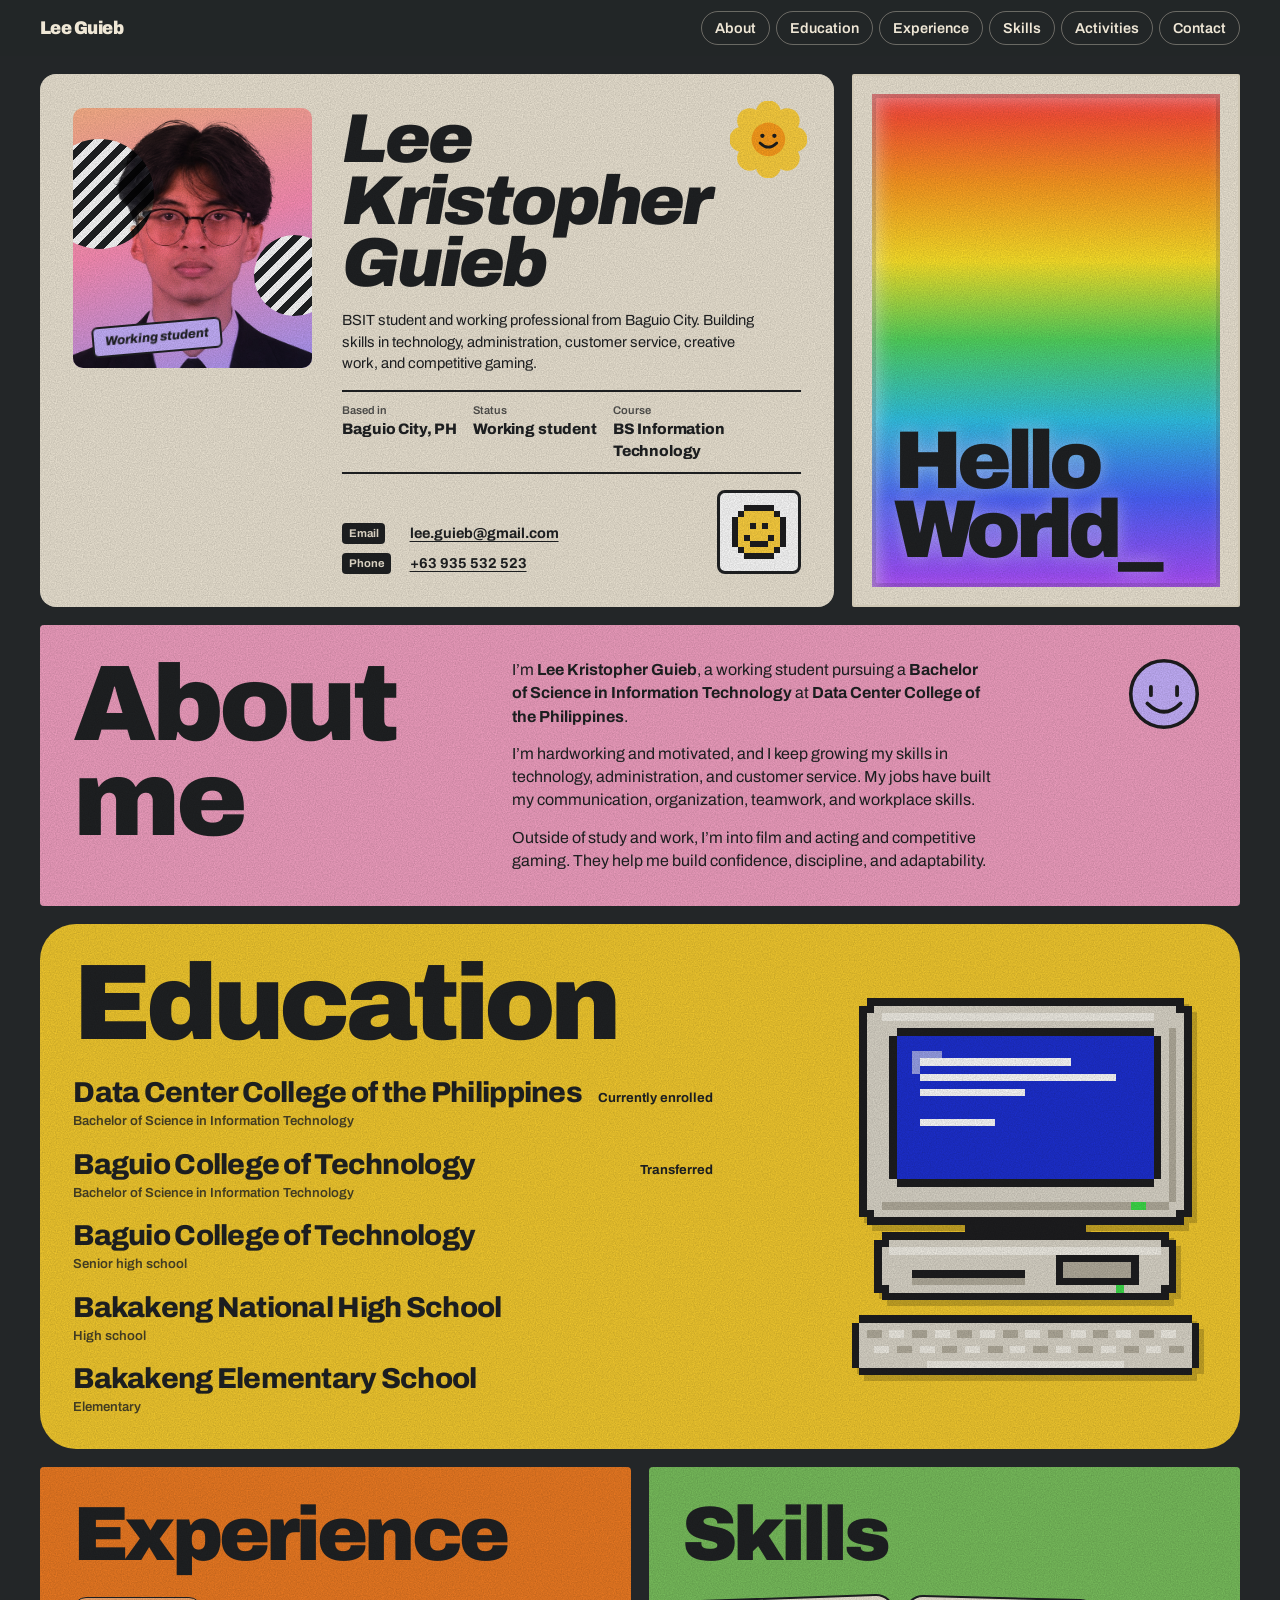
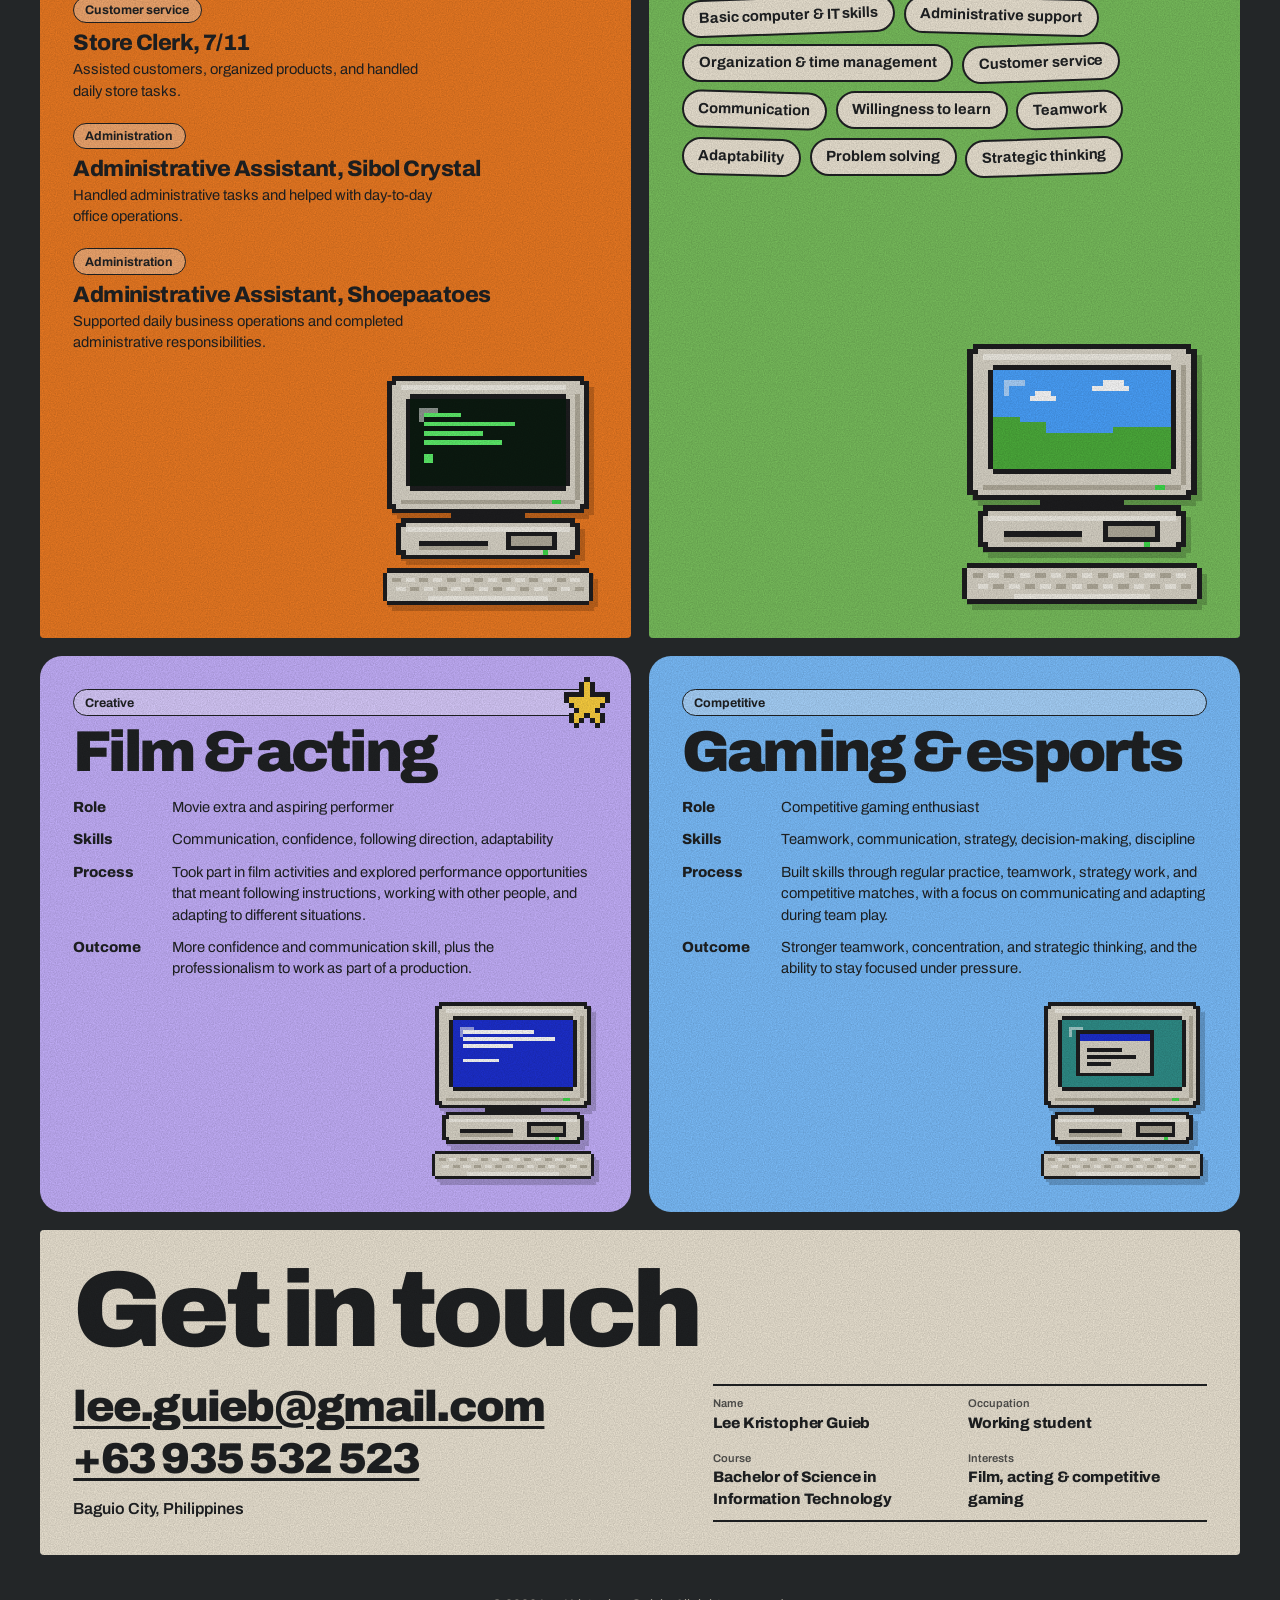
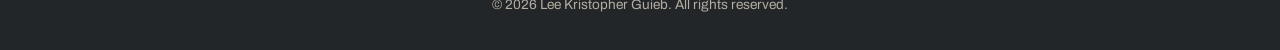
<file: index.html>
<!DOCTYPE html>
<html lang="en">
<head>
  <meta charset="UTF-8">
  <meta name="viewport" content="width=device-width, initial-scale=1.0">
  <meta name="author" content="Lee Kristopher Guieb">
  <meta name="description" content="Portfolio of Lee Kristopher Guieb, a BSIT student and working professional from Baguio City, Philippines.">
  <meta name="theme-color" content="#232628">
  <title>Lee Kristopher Guieb | Portfolio</title>
  <!-- Social preview (Open Graph + Twitter card) -->
  <meta property="og:type" content="website">
  <meta property="og:site_name" content="Lee Kristopher Guieb">
  <meta property="og:url" content="https://guieb-leef50100.netlify.app/">
  <meta property="og:title" content="Lee Kristopher Guieb | Portfolio">
  <meta property="og:description" content="BSIT student and working professional from Baguio City, Philippines.">
  <meta property="og:image" content="https://guieb-leef50100.netlify.app/assets/lee.jpg">
  <meta property="og:image:type" content="image/jpeg">
  <meta property="og:image:width" content="760">
  <meta property="og:image:height" content="831">
  <meta property="og:image:alt" content="Portrait of Lee Kristopher Guieb in a black suit and glasses">
  <meta name="twitter:card" content="summary">
  <meta name="twitter:title" content="Lee Kristopher Guieb | Portfolio">
  <meta name="twitter:description" content="BSIT student and working professional from Baguio City, Philippines.">
  <meta name="twitter:image" content="https://guieb-leef50100.netlify.app/assets/lee.jpg">
  <meta name="twitter:image:alt" content="Portrait of Lee Kristopher Guieb in a black suit and glasses">
  <link rel="icon" href="data:image/svg+xml,%3Csvg xmlns='http://www.w3.org/2000/svg' viewBox='0 0 64 64'%3E%3Ccircle cx='32' cy='32' r='30' fill='%23ffd23f' stroke='%231d1d1f' stroke-width='4'/%3E%3Cpath d='M22 24v8M42 24v8M18 40q14 14 28 0' stroke='%231d1d1f' stroke-width='4' fill='none' stroke-linecap='round'/%3E%3C/svg%3E">
  <link rel="preconnect" href="https://fonts.googleapis.com">
  <link rel="preconnect" href="https://fonts.gstatic.com" crossorigin>
  <link href="https://fonts.googleapis.com/css2?family=Archivo:ital,wdth,wght@0,75..125,400..900;1,75..125,400..900&display=swap" rel="stylesheet">
  <link rel="stylesheet" href="style.css">
</head>
<body>
  <svg width="0" height="0" style="position:absolute" aria-hidden="true"><defs><symbol id="pc-blue" viewBox="0 0 48 50"><rect x="3" y="0" width="42" height="30" fill="#1d1d1f"/><rect x="2" y="1" width="44" height="28" fill="#1d1d1f"/><rect x="4" y="1" width="40" height="28" fill="#dcd7ca"/><rect x="3" y="2" width="42" height="26" fill="#dcd7ca"/><rect x="5" y="2" width="36" height="1" fill="#f3f0e7"/><rect x="43" y="4" width="1" height="23" fill="#b3ad9d"/><rect x="5" y="27" width="38" height="1" fill="#b3ad9d"/><rect x="7" y="4" width="34" height="21" fill="#1d1d1f"/><rect x="6" y="5" width="36" height="19" fill="#1d1d1f"/><rect x="7" y="5" width="34" height="19" fill="#1c2fd1"/><rect x="10" y="8" width="20" height="1" fill="#fff"/><rect x="10" y="10" width="26" height="1" fill="#fff"/><rect x="10" y="12" width="14" height="1" fill="#fff"/><rect x="10" y="16" width="10" height="1" fill="#fff"/><rect x="9" y="7" width="4" height="1" fill="#fff" fill-opacity="0.55"/><rect x="9" y="8" width="1" height="2" fill="#fff" fill-opacity="0.55"/><rect x="38" y="27" width="2" height="1" fill="#3ddc4a"/><rect x="8" y="27" width="7" height="1" fill="#b3ad9d"/><rect x="16" y="30" width="16" height="1" fill="#1d1d1f"/><rect x="5" y="31" width="38" height="9" fill="#1d1d1f"/><rect x="4" y="32" width="40" height="7" fill="#1d1d1f"/><rect x="6" y="32" width="36" height="7" fill="#dcd7ca"/><rect x="5" y="33" width="38" height="5" fill="#dcd7ca"/><rect x="6" y="33" width="36" height="1" fill="#f3f0e7"/><rect x="9" y="36" width="15" height="1" fill="#1d1d1f"/><rect x="9" y="37" width="15" height="1" fill="#b3ad9d"/><rect x="28" y="34" width="11" height="4" fill="#1d1d1f"/><rect x="29" y="35" width="9" height="2" fill="#b3ad9d"/><rect x="36" y="38" width="1" height="1" fill="#3ddc4a"/><rect x="2" y="42" width="44" height="8" fill="#1d1d1f"/><rect x="1" y="43" width="46" height="6" fill="#1d1d1f"/><rect x="2" y="43" width="44" height="6" fill="#dcd7ca"/><rect x="3" y="44" width="2" height="1" fill="#b3ad9d"/><rect x="6" y="44" width="2" height="1" fill="#f3f0e7"/><rect x="9" y="44" width="2" height="1" fill="#b3ad9d"/><rect x="12" y="44" width="2" height="1" fill="#f3f0e7"/><rect x="15" y="44" width="2" height="1" fill="#b3ad9d"/><rect x="18" y="44" width="2" height="1" fill="#f3f0e7"/><rect x="21" y="44" width="2" height="1" fill="#b3ad9d"/><rect x="24" y="44" width="2" height="1" fill="#f3f0e7"/><rect x="27" y="44" width="2" height="1" fill="#b3ad9d"/><rect x="30" y="44" width="2" height="1" fill="#f3f0e7"/><rect x="33" y="44" width="2" height="1" fill="#b3ad9d"/><rect x="36" y="44" width="2" height="1" fill="#f3f0e7"/><rect x="39" y="44" width="2" height="1" fill="#b3ad9d"/><rect x="42" y="44" width="2" height="1" fill="#f3f0e7"/><rect x="4" y="46" width="2" height="1" fill="#f3f0e7"/><rect x="7" y="46" width="2" height="1" fill="#b3ad9d"/><rect x="10" y="46" width="2" height="1" fill="#f3f0e7"/><rect x="13" y="46" width="2" height="1" fill="#b3ad9d"/><rect x="16" y="46" width="2" height="1" fill="#f3f0e7"/><rect x="19" y="46" width="2" height="1" fill="#b3ad9d"/><rect x="22" y="46" width="2" height="1" fill="#f3f0e7"/><rect x="25" y="46" width="2" height="1" fill="#b3ad9d"/><rect x="28" y="46" width="2" height="1" fill="#f3f0e7"/><rect x="31" y="46" width="2" height="1" fill="#b3ad9d"/><rect x="34" y="46" width="2" height="1" fill="#f3f0e7"/><rect x="37" y="46" width="2" height="1" fill="#b3ad9d"/><rect x="40" y="46" width="2" height="1" fill="#f3f0e7"/><rect x="43" y="46" width="2" height="1" fill="#b3ad9d"/><rect x="11" y="48" width="26" height="1" fill="#f3f0e7"/></symbol><symbol id="pc-bliss" viewBox="0 0 48 50"><rect x="3" y="0" width="42" height="30" fill="#1d1d1f"/><rect x="2" y="1" width="44" height="28" fill="#1d1d1f"/><rect x="4" y="1" width="40" height="28" fill="#dcd7ca"/><rect x="3" y="2" width="42" height="26" fill="#dcd7ca"/><rect x="5" y="2" width="36" height="1" fill="#f3f0e7"/><rect x="43" y="4" width="1" height="23" fill="#b3ad9d"/><rect x="5" y="27" width="38" height="1" fill="#b3ad9d"/><rect x="7" y="4" width="34" height="21" fill="#1d1d1f"/><rect x="6" y="5" width="36" height="19" fill="#1d1d1f"/><rect x="7" y="5" width="34" height="12" fill="#4aa3ff"/><rect x="7" y="17" width="34" height="7" fill="#4cae3b"/><rect x="7" y="15" width="10" height="2" fill="#4cae3b"/><rect x="7" y="14" width="5" height="1" fill="#4cae3b"/><rect x="30" y="16" width="11" height="1" fill="#4cae3b"/><rect x="26" y="8" width="7" height="1" fill="#fff"/><rect x="28" y="7" width="4" height="1" fill="#fff"/><rect x="14" y="10" width="5" height="1" fill="#fff"/><rect x="15" y="9" width="3" height="1" fill="#fff"/><rect x="9" y="7" width="4" height="1" fill="#fff" fill-opacity="0.55"/><rect x="9" y="8" width="1" height="2" fill="#fff" fill-opacity="0.55"/><rect x="38" y="27" width="2" height="1" fill="#3ddc4a"/><rect x="8" y="27" width="7" height="1" fill="#b3ad9d"/><rect x="16" y="30" width="16" height="1" fill="#1d1d1f"/><rect x="5" y="31" width="38" height="9" fill="#1d1d1f"/><rect x="4" y="32" width="40" height="7" fill="#1d1d1f"/><rect x="6" y="32" width="36" height="7" fill="#dcd7ca"/><rect x="5" y="33" width="38" height="5" fill="#dcd7ca"/><rect x="6" y="33" width="36" height="1" fill="#f3f0e7"/><rect x="9" y="36" width="15" height="1" fill="#1d1d1f"/><rect x="9" y="37" width="15" height="1" fill="#b3ad9d"/><rect x="28" y="34" width="11" height="4" fill="#1d1d1f"/><rect x="29" y="35" width="9" height="2" fill="#b3ad9d"/><rect x="36" y="38" width="1" height="1" fill="#3ddc4a"/><rect x="2" y="42" width="44" height="8" fill="#1d1d1f"/><rect x="1" y="43" width="46" height="6" fill="#1d1d1f"/><rect x="2" y="43" width="44" height="6" fill="#dcd7ca"/><rect x="3" y="44" width="2" height="1" fill="#b3ad9d"/><rect x="6" y="44" width="2" height="1" fill="#f3f0e7"/><rect x="9" y="44" width="2" height="1" fill="#b3ad9d"/><rect x="12" y="44" width="2" height="1" fill="#f3f0e7"/><rect x="15" y="44" width="2" height="1" fill="#b3ad9d"/><rect x="18" y="44" width="2" height="1" fill="#f3f0e7"/><rect x="21" y="44" width="2" height="1" fill="#b3ad9d"/><rect x="24" y="44" width="2" height="1" fill="#f3f0e7"/><rect x="27" y="44" width="2" height="1" fill="#b3ad9d"/><rect x="30" y="44" width="2" height="1" fill="#f3f0e7"/><rect x="33" y="44" width="2" height="1" fill="#b3ad9d"/><rect x="36" y="44" width="2" height="1" fill="#f3f0e7"/><rect x="39" y="44" width="2" height="1" fill="#b3ad9d"/><rect x="42" y="44" width="2" height="1" fill="#f3f0e7"/><rect x="4" y="46" width="2" height="1" fill="#f3f0e7"/><rect x="7" y="46" width="2" height="1" fill="#b3ad9d"/><rect x="10" y="46" width="2" height="1" fill="#f3f0e7"/><rect x="13" y="46" width="2" height="1" fill="#b3ad9d"/><rect x="16" y="46" width="2" height="1" fill="#f3f0e7"/><rect x="19" y="46" width="2" height="1" fill="#b3ad9d"/><rect x="22" y="46" width="2" height="1" fill="#f3f0e7"/><rect x="25" y="46" width="2" height="1" fill="#b3ad9d"/><rect x="28" y="46" width="2" height="1" fill="#f3f0e7"/><rect x="31" y="46" width="2" height="1" fill="#b3ad9d"/><rect x="34" y="46" width="2" height="1" fill="#f3f0e7"/><rect x="37" y="46" width="2" height="1" fill="#b3ad9d"/><rect x="40" y="46" width="2" height="1" fill="#f3f0e7"/><rect x="43" y="46" width="2" height="1" fill="#b3ad9d"/><rect x="11" y="48" width="26" height="1" fill="#f3f0e7"/></symbol><symbol id="pc-term" viewBox="0 0 48 50"><rect x="3" y="0" width="42" height="30" fill="#1d1d1f"/><rect x="2" y="1" width="44" height="28" fill="#1d1d1f"/><rect x="4" y="1" width="40" height="28" fill="#dcd7ca"/><rect x="3" y="2" width="42" height="26" fill="#dcd7ca"/><rect x="5" y="2" width="36" height="1" fill="#f3f0e7"/><rect x="43" y="4" width="1" height="23" fill="#b3ad9d"/><rect x="5" y="27" width="38" height="1" fill="#b3ad9d"/><rect x="7" y="4" width="34" height="21" fill="#1d1d1f"/><rect x="6" y="5" width="36" height="19" fill="#1d1d1f"/><rect x="7" y="5" width="34" height="19" fill="#0b1a10"/><rect x="10" y="8" width="8" height="1" fill="#5df06b"/><rect x="10" y="10" width="20" height="1" fill="#5df06b"/><rect x="10" y="12" width="13" height="1" fill="#5df06b"/><rect x="10" y="14" width="17" height="1" fill="#5df06b"/><rect x="10" y="17" width="2" height="2" fill="#5df06b"/><rect x="9" y="7" width="4" height="1" fill="#fff" fill-opacity="0.55"/><rect x="9" y="8" width="1" height="2" fill="#fff" fill-opacity="0.55"/><rect x="38" y="27" width="2" height="1" fill="#3ddc4a"/><rect x="8" y="27" width="7" height="1" fill="#b3ad9d"/><rect x="16" y="30" width="16" height="1" fill="#1d1d1f"/><rect x="5" y="31" width="38" height="9" fill="#1d1d1f"/><rect x="4" y="32" width="40" height="7" fill="#1d1d1f"/><rect x="6" y="32" width="36" height="7" fill="#dcd7ca"/><rect x="5" y="33" width="38" height="5" fill="#dcd7ca"/><rect x="6" y="33" width="36" height="1" fill="#f3f0e7"/><rect x="9" y="36" width="15" height="1" fill="#1d1d1f"/><rect x="9" y="37" width="15" height="1" fill="#b3ad9d"/><rect x="28" y="34" width="11" height="4" fill="#1d1d1f"/><rect x="29" y="35" width="9" height="2" fill="#b3ad9d"/><rect x="36" y="38" width="1" height="1" fill="#3ddc4a"/><rect x="2" y="42" width="44" height="8" fill="#1d1d1f"/><rect x="1" y="43" width="46" height="6" fill="#1d1d1f"/><rect x="2" y="43" width="44" height="6" fill="#dcd7ca"/><rect x="3" y="44" width="2" height="1" fill="#b3ad9d"/><rect x="6" y="44" width="2" height="1" fill="#f3f0e7"/><rect x="9" y="44" width="2" height="1" fill="#b3ad9d"/><rect x="12" y="44" width="2" height="1" fill="#f3f0e7"/><rect x="15" y="44" width="2" height="1" fill="#b3ad9d"/><rect x="18" y="44" width="2" height="1" fill="#f3f0e7"/><rect x="21" y="44" width="2" height="1" fill="#b3ad9d"/><rect x="24" y="44" width="2" height="1" fill="#f3f0e7"/><rect x="27" y="44" width="2" height="1" fill="#b3ad9d"/><rect x="30" y="44" width="2" height="1" fill="#f3f0e7"/><rect x="33" y="44" width="2" height="1" fill="#b3ad9d"/><rect x="36" y="44" width="2" height="1" fill="#f3f0e7"/><rect x="39" y="44" width="2" height="1" fill="#b3ad9d"/><rect x="42" y="44" width="2" height="1" fill="#f3f0e7"/><rect x="4" y="46" width="2" height="1" fill="#f3f0e7"/><rect x="7" y="46" width="2" height="1" fill="#b3ad9d"/><rect x="10" y="46" width="2" height="1" fill="#f3f0e7"/><rect x="13" y="46" width="2" height="1" fill="#b3ad9d"/><rect x="16" y="46" width="2" height="1" fill="#f3f0e7"/><rect x="19" y="46" width="2" height="1" fill="#b3ad9d"/><rect x="22" y="46" width="2" height="1" fill="#f3f0e7"/><rect x="25" y="46" width="2" height="1" fill="#b3ad9d"/><rect x="28" y="46" width="2" height="1" fill="#f3f0e7"/><rect x="31" y="46" width="2" height="1" fill="#b3ad9d"/><rect x="34" y="46" width="2" height="1" fill="#f3f0e7"/><rect x="37" y="46" width="2" height="1" fill="#b3ad9d"/><rect x="40" y="46" width="2" height="1" fill="#f3f0e7"/><rect x="43" y="46" width="2" height="1" fill="#b3ad9d"/><rect x="11" y="48" width="26" height="1" fill="#f3f0e7"/></symbol><symbol id="pc-win" viewBox="0 0 48 50"><rect x="3" y="0" width="42" height="30" fill="#1d1d1f"/><rect x="2" y="1" width="44" height="28" fill="#1d1d1f"/><rect x="4" y="1" width="40" height="28" fill="#dcd7ca"/><rect x="3" y="2" width="42" height="26" fill="#dcd7ca"/><rect x="5" y="2" width="36" height="1" fill="#f3f0e7"/><rect x="43" y="4" width="1" height="23" fill="#b3ad9d"/><rect x="5" y="27" width="38" height="1" fill="#b3ad9d"/><rect x="7" y="4" width="34" height="21" fill="#1d1d1f"/><rect x="6" y="5" width="36" height="19" fill="#1d1d1f"/><rect x="7" y="5" width="34" height="19" fill="#2f8f8a"/><rect x="11" y="8" width="22" height="13" fill="#1d1d1f"/><rect x="12" y="9" width="20" height="11" fill="#dcd7ca"/><rect x="12" y="9" width="20" height="2" fill="#1c2fd1"/><rect x="14" y="13" width="10" height="1" fill="#1d1d1f"/><rect x="14" y="15" width="14" height="1" fill="#1d1d1f"/><rect x="14" y="17" width="7" height="1" fill="#1d1d1f"/><rect x="9" y="7" width="4" height="1" fill="#fff" fill-opacity="0.55"/><rect x="9" y="8" width="1" height="2" fill="#fff" fill-opacity="0.55"/><rect x="38" y="27" width="2" height="1" fill="#3ddc4a"/><rect x="8" y="27" width="7" height="1" fill="#b3ad9d"/><rect x="16" y="30" width="16" height="1" fill="#1d1d1f"/><rect x="5" y="31" width="38" height="9" fill="#1d1d1f"/><rect x="4" y="32" width="40" height="7" fill="#1d1d1f"/><rect x="6" y="32" width="36" height="7" fill="#dcd7ca"/><rect x="5" y="33" width="38" height="5" fill="#dcd7ca"/><rect x="6" y="33" width="36" height="1" fill="#f3f0e7"/><rect x="9" y="36" width="15" height="1" fill="#1d1d1f"/><rect x="9" y="37" width="15" height="1" fill="#b3ad9d"/><rect x="28" y="34" width="11" height="4" fill="#1d1d1f"/><rect x="29" y="35" width="9" height="2" fill="#b3ad9d"/><rect x="36" y="38" width="1" height="1" fill="#3ddc4a"/><rect x="2" y="42" width="44" height="8" fill="#1d1d1f"/><rect x="1" y="43" width="46" height="6" fill="#1d1d1f"/><rect x="2" y="43" width="44" height="6" fill="#dcd7ca"/><rect x="3" y="44" width="2" height="1" fill="#b3ad9d"/><rect x="6" y="44" width="2" height="1" fill="#f3f0e7"/><rect x="9" y="44" width="2" height="1" fill="#b3ad9d"/><rect x="12" y="44" width="2" height="1" fill="#f3f0e7"/><rect x="15" y="44" width="2" height="1" fill="#b3ad9d"/><rect x="18" y="44" width="2" height="1" fill="#f3f0e7"/><rect x="21" y="44" width="2" height="1" fill="#b3ad9d"/><rect x="24" y="44" width="2" height="1" fill="#f3f0e7"/><rect x="27" y="44" width="2" height="1" fill="#b3ad9d"/><rect x="30" y="44" width="2" height="1" fill="#f3f0e7"/><rect x="33" y="44" width="2" height="1" fill="#b3ad9d"/><rect x="36" y="44" width="2" height="1" fill="#f3f0e7"/><rect x="39" y="44" width="2" height="1" fill="#b3ad9d"/><rect x="42" y="44" width="2" height="1" fill="#f3f0e7"/><rect x="4" y="46" width="2" height="1" fill="#f3f0e7"/><rect x="7" y="46" width="2" height="1" fill="#b3ad9d"/><rect x="10" y="46" width="2" height="1" fill="#f3f0e7"/><rect x="13" y="46" width="2" height="1" fill="#b3ad9d"/><rect x="16" y="46" width="2" height="1" fill="#f3f0e7"/><rect x="19" y="46" width="2" height="1" fill="#b3ad9d"/><rect x="22" y="46" width="2" height="1" fill="#f3f0e7"/><rect x="25" y="46" width="2" height="1" fill="#b3ad9d"/><rect x="28" y="46" width="2" height="1" fill="#f3f0e7"/><rect x="31" y="46" width="2" height="1" fill="#b3ad9d"/><rect x="34" y="46" width="2" height="1" fill="#f3f0e7"/><rect x="37" y="46" width="2" height="1" fill="#b3ad9d"/><rect x="40" y="46" width="2" height="1" fill="#f3f0e7"/><rect x="43" y="46" width="2" height="1" fill="#b3ad9d"/><rect x="11" y="48" width="26" height="1" fill="#f3f0e7"/></symbol><symbol id="px-smile" viewBox="0 0 9 9"><rect x="2" y="0" width="1" height="1" fill="#1d1d1f"/><rect x="3" y="0" width="1" height="1" fill="#1d1d1f"/><rect x="4" y="0" width="1" height="1" fill="#1d1d1f"/><rect x="5" y="0" width="1" height="1" fill="#1d1d1f"/><rect x="6" y="0" width="1" height="1" fill="#1d1d1f"/><rect x="1" y="1" width="1" height="1" fill="#1d1d1f"/><rect x="2" y="1" width="1" height="1" fill="#ffd23f"/><rect x="3" y="1" width="1" height="1" fill="#ffd23f"/><rect x="4" y="1" width="1" height="1" fill="#ffd23f"/><rect x="5" y="1" width="1" height="1" fill="#ffd23f"/><rect x="6" y="1" width="1" height="1" fill="#ffd23f"/><rect x="7" y="1" width="1" height="1" fill="#1d1d1f"/><rect x="0" y="2" width="1" height="1" fill="#1d1d1f"/><rect x="1" y="2" width="1" height="1" fill="#ffd23f"/><rect x="2" y="2" width="1" height="1" fill="#ffd23f"/><rect x="3" y="2" width="1" height="1" fill="#ffd23f"/><rect x="4" y="2" width="1" height="1" fill="#ffd23f"/><rect x="5" y="2" width="1" height="1" fill="#ffd23f"/><rect x="6" y="2" width="1" height="1" fill="#ffd23f"/><rect x="7" y="2" width="1" height="1" fill="#ffd23f"/><rect x="8" y="2" width="1" height="1" fill="#1d1d1f"/><rect x="0" y="3" width="1" height="1" fill="#1d1d1f"/><rect x="1" y="3" width="1" height="1" fill="#ffd23f"/><rect x="2" y="3" width="1" height="1" fill="#ffd23f"/><rect x="3" y="3" width="1" height="1" fill="#1d1d1f"/><rect x="4" y="3" width="1" height="1" fill="#ffd23f"/><rect x="5" y="3" width="1" height="1" fill="#1d1d1f"/><rect x="6" y="3" width="1" height="1" fill="#ffd23f"/><rect x="7" y="3" width="1" height="1" fill="#ffd23f"/><rect x="8" y="3" width="1" height="1" fill="#1d1d1f"/><rect x="0" y="4" width="1" height="1" fill="#1d1d1f"/><rect x="1" y="4" width="1" height="1" fill="#ffd23f"/><rect x="2" y="4" width="1" height="1" fill="#ffd23f"/><rect x="3" y="4" width="1" height="1" fill="#ffd23f"/><rect x="4" y="4" width="1" height="1" fill="#ffd23f"/><rect x="5" y="4" width="1" height="1" fill="#ffd23f"/><rect x="6" y="4" width="1" height="1" fill="#ffd23f"/><rect x="7" y="4" width="1" height="1" fill="#ffd23f"/><rect x="8" y="4" width="1" height="1" fill="#1d1d1f"/><rect x="0" y="5" width="1" height="1" fill="#1d1d1f"/><rect x="1" y="5" width="1" height="1" fill="#ffd23f"/><rect x="2" y="5" width="1" height="1" fill="#1d1d1f"/><rect x="3" y="5" width="1" height="1" fill="#ffd23f"/><rect x="4" y="5" width="1" height="1" fill="#ffd23f"/><rect x="5" y="5" width="1" height="1" fill="#ffd23f"/><rect x="6" y="5" width="1" height="1" fill="#1d1d1f"/><rect x="7" y="5" width="1" height="1" fill="#ffd23f"/><rect x="8" y="5" width="1" height="1" fill="#1d1d1f"/><rect x="0" y="6" width="1" height="1" fill="#1d1d1f"/><rect x="1" y="6" width="1" height="1" fill="#ffd23f"/><rect x="2" y="6" width="1" height="1" fill="#ffd23f"/><rect x="3" y="6" width="1" height="1" fill="#1d1d1f"/><rect x="4" y="6" width="1" height="1" fill="#1d1d1f"/><rect x="5" y="6" width="1" height="1" fill="#1d1d1f"/><rect x="6" y="6" width="1" height="1" fill="#ffd23f"/><rect x="7" y="6" width="1" height="1" fill="#ffd23f"/><rect x="8" y="6" width="1" height="1" fill="#1d1d1f"/><rect x="1" y="7" width="1" height="1" fill="#1d1d1f"/><rect x="2" y="7" width="1" height="1" fill="#ffd23f"/><rect x="3" y="7" width="1" height="1" fill="#ffd23f"/><rect x="4" y="7" width="1" height="1" fill="#ffd23f"/><rect x="5" y="7" width="1" height="1" fill="#ffd23f"/><rect x="6" y="7" width="1" height="1" fill="#ffd23f"/><rect x="7" y="7" width="1" height="1" fill="#1d1d1f"/><rect x="2" y="8" width="1" height="1" fill="#1d1d1f"/><rect x="3" y="8" width="1" height="1" fill="#1d1d1f"/><rect x="4" y="8" width="1" height="1" fill="#1d1d1f"/><rect x="5" y="8" width="1" height="1" fill="#1d1d1f"/><rect x="6" y="8" width="1" height="1" fill="#1d1d1f"/></symbol><symbol id="px-star" viewBox="0 0 9 10"><rect x="4" y="0" width="1" height="1" fill="#1d1d1f"/><rect x="3" y="1" width="1" height="1" fill="#1d1d1f"/><rect x="4" y="1" width="1" height="1" fill="#ffd23f"/><rect x="5" y="1" width="1" height="1" fill="#1d1d1f"/><rect x="3" y="2" width="1" height="1" fill="#1d1d1f"/><rect x="4" y="2" width="1" height="1" fill="#ffd23f"/><rect x="5" y="2" width="1" height="1" fill="#1d1d1f"/><rect x="0" y="3" width="1" height="1" fill="#1d1d1f"/><rect x="1" y="3" width="1" height="1" fill="#1d1d1f"/><rect x="2" y="3" width="1" height="1" fill="#1d1d1f"/><rect x="3" y="3" width="1" height="1" fill="#1d1d1f"/><rect x="4" y="3" width="1" height="1" fill="#ffd23f"/><rect x="5" y="3" width="1" height="1" fill="#1d1d1f"/><rect x="6" y="3" width="1" height="1" fill="#1d1d1f"/><rect x="7" y="3" width="1" height="1" fill="#1d1d1f"/><rect x="8" y="3" width="1" height="1" fill="#1d1d1f"/><rect x="0" y="4" width="1" height="1" fill="#1d1d1f"/><rect x="1" y="4" width="1" height="1" fill="#ffd23f"/><rect x="2" y="4" width="1" height="1" fill="#ffd23f"/><rect x="3" y="4" width="1" height="1" fill="#ffd23f"/><rect x="4" y="4" width="1" height="1" fill="#ffd23f"/><rect x="5" y="4" width="1" height="1" fill="#ffd23f"/><rect x="6" y="4" width="1" height="1" fill="#ffd23f"/><rect x="7" y="4" width="1" height="1" fill="#ffd23f"/><rect x="8" y="4" width="1" height="1" fill="#1d1d1f"/><rect x="1" y="5" width="1" height="1" fill="#1d1d1f"/><rect x="2" y="5" width="1" height="1" fill="#ffd23f"/><rect x="3" y="5" width="1" height="1" fill="#ffd23f"/><rect x="4" y="5" width="1" height="1" fill="#ffd23f"/><rect x="5" y="5" width="1" height="1" fill="#ffd23f"/><rect x="6" y="5" width="1" height="1" fill="#ffd23f"/><rect x="7" y="5" width="1" height="1" fill="#1d1d1f"/><rect x="2" y="6" width="1" height="1" fill="#1d1d1f"/><rect x="3" y="6" width="1" height="1" fill="#ffd23f"/><rect x="4" y="6" width="1" height="1" fill="#ffd23f"/><rect x="5" y="6" width="1" height="1" fill="#ffd23f"/><rect x="6" y="6" width="1" height="1" fill="#1d1d1f"/><rect x="1" y="7" width="1" height="1" fill="#1d1d1f"/><rect x="2" y="7" width="1" height="1" fill="#ffd23f"/><rect x="3" y="7" width="1" height="1" fill="#ffd23f"/><rect x="4" y="7" width="1" height="1" fill="#1d1d1f"/><rect x="5" y="7" width="1" height="1" fill="#ffd23f"/><rect x="6" y="7" width="1" height="1" fill="#ffd23f"/><rect x="7" y="7" width="1" height="1" fill="#1d1d1f"/><rect x="1" y="8" width="1" height="1" fill="#1d1d1f"/><rect x="2" y="8" width="1" height="1" fill="#ffd23f"/><rect x="3" y="8" width="1" height="1" fill="#1d1d1f"/><rect x="5" y="8" width="1" height="1" fill="#1d1d1f"/><rect x="6" y="8" width="1" height="1" fill="#ffd23f"/><rect x="7" y="8" width="1" height="1" fill="#1d1d1f"/><rect x="2" y="9" width="1" height="1" fill="#1d1d1f"/><rect x="6" y="9" width="1" height="1" fill="#1d1d1f"/></symbol></defs></svg>

  <header class="topbar">
    <a class="brand" href="#top">Lee Guieb</a>
    <nav aria-label="Sections">
      <a href="#about">About</a>
      <a href="#education">Education</a>
      <a href="#experience">Experience</a>
      <a href="#skills">Skills</a>
      <a href="#activities">Activities</a>
      <a href="#contact">Contact</a>
    </nav>
  </header>

  <main class="board" id="top">

    <!-- ID card -->
    <section class="panel idcard" aria-labelledby="name">
      <div class="photo">
        <span class="swirl s1"></span><span class="swirl s2"></span>
        <img src="assets/lee.jpg" alt="Portrait of Lee Kristopher Guieb in a black suit and glasses" width="760" height="831">
        <span class="tag">Working student</span>
      </div>
      <div class="idbody">
        <svg class="flower" viewBox="0 0 64 64" aria-hidden="true">
<g fill="#ffd23f"><circle cx="54.0" cy="32.0" r="10.5"/><circle cx="47.556350172336856" cy="47.55634819987117" r="10.5"/><circle cx="32.00000278948772" cy="53.99999999999982" r="10.5"/><circle cx="16.443653772594768" cy="47.5563521448023" r="10.5"/><circle cx="10.000000000000707" cy="32.000005578975454" r="10.5"/><circle cx="16.44364588273252" cy="16.44365574506095" r="10.5"/><circle cx="31.999991631536815" cy="10.000000000001592" r="10.5"/><circle cx="47.556342282472606" cy="16.44364391026758" r="10.5"/></g>
<circle cx="32" cy="32" r="14" fill="#ff9f1c"/>
<circle cx="27" cy="29" r="1.8" fill="#1d1d1f"/><circle cx="37" cy="29" r="1.8" fill="#1d1d1f"/>
<path d="M25 35 Q32 42 39 35" stroke="#1d1d1f" stroke-width="2.2" fill="none" stroke-linecap="round"/></svg>
        <h1 id="name">Lee Kristopher Guieb</h1>
        <p class="lede">BSIT student and working professional from Baguio City. Building skills in technology, administration, customer service, creative work, and competitive gaming.</p>
        <dl class="facts">
          <div><dt>Based in</dt><dd>Baguio City, PH</dd></div>
          <div><dt>Status</dt><dd>Working student</dd></div>
          <div><dt>Course</dt><dd>BS Information Technology</dd></div>
        </dl>
        <div class="idlinks">
          <ul>
            <li><span>Email</span><a href="mailto:lee.guieb@gmail.com">lee.guieb@gmail.com</a></li>
            <li><span>Phone</span><a href="tel:+63935532523">+63 935 532 523</a></li>
          </ul>
          <div class="smilebox"><svg class="pxsmile" viewBox="0 0 9 9" aria-hidden="true"><use href="#px-smile"/></svg></div>
        </div>
      </div>
    </section>

    <!-- Hello World -->
    <div class="panel hello" aria-hidden="true">
      <div class="rainbow"><p>Hello<br>World<span class="cursor">_</span></p></div>
    </div>

    <!-- About -->
    <section class="panel about" id="about" aria-labelledby="about-h">
      <h2 class="title" id="about-h">About me</h2>
      <div class="about-text">
        <p>I’m <strong>Lee Kristopher Guieb</strong>, a working student pursuing a <strong>Bachelor of Science in Information Technology</strong> at <strong>Data Center College of the Philippines</strong>.</p>
        <p>I’m hardworking and motivated, and I keep growing my skills in technology, administration, and customer service. My jobs have built my communication, organization, teamwork, and workplace skills.</p>
        <p>Outside of study and work, I’m into film and acting and competitive gaming. They help me build confidence, discipline, and adaptability.</p>
      </div>
      <svg class="face" viewBox="0 0 64 64" aria-hidden="true">
<circle cx="32" cy="32" r="28" fill="#c7b2ff" stroke="#1d1d1f" stroke-width="3"/>
<path d="M21 26v7M43 26v7" stroke="#1d1d1f" stroke-width="3.2" stroke-linecap="round"/>
<path d="M18 40 Q32 54 46 40" stroke="#1d1d1f" stroke-width="3.2" fill="none" stroke-linecap="round"/></svg>
    </section>

    <!-- Education -->
    <section class="panel education" id="education" aria-labelledby="edu-h">
      <h2 class="title" id="edu-h">Education</h2>
      <ol class="edu-list">
        <li><div><h3>Data Center College of the Philippines</h3><p>Bachelor of Science in Information Technology</p></div><span>Currently enrolled</span></li>
        <li><div><h3>Baguio College of Technology</h3><p>Bachelor of Science in Information Technology</p></div><span>Transferred</span></li>
        <li><div><h3>Baguio College of Technology</h3><p>Senior high school</p></div></li>
        <li><div><h3>Bakakeng National High School</h3><p>High school</p></div></li>
        <li><div><h3>Bakakeng Elementary School</h3><p>Elementary</p></div></li>
      </ol>
      <div class="pc-wrap edu-pc"><svg class="pc " viewBox="0 0 48 50" aria-hidden="true"><use href="#pc-blue"/></svg></div>
    </section>

    <!-- Experience -->
    <section class="panel experience" id="experience" aria-labelledby="exp-h">
      <h2 class="title" id="exp-h">Experience</h2>
      <ul class="jobs">
        <li>
          <span class="chip">Customer service</span>
          <h3>Store Clerk, 7/11</h3>
          <p>Assisted customers, organized products, and handled daily store tasks.</p>
        </li>
        <li>
          <span class="chip">Administration</span>
          <h3>Administrative Assistant, Sibol Crystal</h3>
          <p>Handled administrative tasks and helped with day-to-day office operations.</p>
        </li>
        <li>
          <span class="chip">Administration</span>
          <h3>Administrative Assistant, Shoepaatoes</h3>
          <p>Supported daily business operations and completed administrative responsibilities.</p>
        </li>
      </ul>
      <div class="pc-wrap"><svg class="pc " viewBox="0 0 48 50" aria-hidden="true"><use href="#pc-term"/></svg></div>
    </section>

    <!-- Skills -->
    <section class="panel skills" id="skills" aria-labelledby="skills-h">
      <h2 class="title" id="skills-h">Skills</h2>
      <ul class="chips">
        <li>Basic computer &amp; IT skills</li>
        <li>Administrative support</li>
        <li>Organization &amp; time management</li>
        <li>Customer service</li>
        <li>Communication</li>
        <li>Willingness to learn</li>
        <li>Teamwork</li>
        <li>Adaptability</li>
        <li>Problem solving</li>
        <li>Strategic thinking</li>
      </ul>
      <div class="pc-wrap"><svg class="pc " viewBox="0 0 48 50" aria-hidden="true"><use href="#pc-bliss"/></svg></div>
    </section>

    <!-- Activities -->
    <section class="panel film" id="activities" aria-labelledby="film-h">
      <span class="chip">Creative</span>
      <h2 class="title sm" id="film-h">Film &amp; acting</h2>
      <dl class="detail">
        <dt>Role</dt><dd>Movie extra and aspiring performer</dd>
        <dt>Skills</dt><dd>Communication, confidence, following direction, adaptability</dd>
        <dt>Process</dt><dd>Took part in film activities and explored performance opportunities that meant following instructions, working with other people, and adapting to different situations.</dd>
        <dt>Outcome</dt><dd>More confidence and communication skill, plus the professionalism to work as part of a production.</dd>
      </dl>
      <svg class="pxstar" viewBox="0 0 9 10" aria-hidden="true"><use href="#px-star"/></svg>
      <div class="pc-wrap"><svg class="pc " viewBox="0 0 48 50" aria-hidden="true"><use href="#pc-blue"/></svg></div>
    </section>

    <section class="panel gaming" aria-labelledby="game-h">
      <span class="chip">Competitive</span>
      <h2 class="title sm" id="game-h">Gaming &amp; esports</h2>
      <dl class="detail">
        <dt>Role</dt><dd>Competitive gaming enthusiast</dd>
        <dt>Skills</dt><dd>Teamwork, communication, strategy, decision-making, discipline</dd>
        <dt>Process</dt><dd>Built skills through regular practice, teamwork, strategy work, and competitive matches, with a focus on communicating and adapting during team play.</dd>
        <dt>Outcome</dt><dd>Stronger teamwork, concentration, and strategic thinking, and the ability to stay focused under pressure.</dd>
      </dl>
      <div class="pc-wrap"><svg class="pc " viewBox="0 0 48 50" aria-hidden="true"><use href="#pc-win"/></svg></div>
    </section>

    <!-- Contact -->
    <section class="panel contact" id="contact" aria-labelledby="contact-h">
      <h2 class="title" id="contact-h">Get in touch</h2>
      <div class="contact-links">
        <a class="big" href="mailto:lee.guieb@gmail.com">lee.guieb@gmail.com</a>
        <a class="big" href="tel:+63935532523">+63 935 532 523</a>
        <p>Baguio City, Philippines</p>
      </div>
      <dl class="facts onlight">
        <div><dt>Name</dt><dd>Lee Kristopher Guieb</dd></div>
        <div><dt>Occupation</dt><dd>Working student</dd></div>
        <div><dt>Course</dt><dd>Bachelor of Science in Information Technology</dd></div>
        <div><dt>Interests</dt><dd>Film, acting &amp; competitive gaming</dd></div>
      </dl>
    </section>
  </main>

  <footer class="foot">
    <p>&copy; 2026 Lee Kristopher Guieb. All rights reserved.</p>
  </footer>
</body>
</html>
</file>
<file: style.css>
:root{
  --ink:#1f2123; --bg:#232628; --cream:#efe7d6; --yellow:#f5cb2e; --orange:#ee7b22;
  --green:#79c05d; --pink:#f3a0c2; --lilac:#c7b2ff; --sky:#7cc0ff;
  --gap:clamp(10px,1.4vw,18px);
  --font:"Archivo","Helvetica Neue",Arial,sans-serif;
  --grain:url("data:image/svg+xml;utf8,<svg xmlns='http://www.w3.org/2000/svg' width='220' height='220'><filter id='n'><feTurbulence type='fractalNoise' baseFrequency='.85' numOctaves='2' stitchTiles='stitch'/><feColorMatrix values='0 0 0 0 0  0 0 0 0 0  0 0 0 0 0  0 0 0 .6 0'/></filter><rect width='100%' height='100%' filter='url(%23n)'/></svg>");
}
*,*::before,*::after{box-sizing:border-box;margin:0;padding:0}
html{scroll-behavior:smooth}
body{font-family:var(--font);background:var(--bg);color:var(--ink);line-height:1.45;-webkit-font-smoothing:antialiased}
img,svg{display:block;max-width:100%}
a{color:inherit}
ul,ol{list-style:none}
:focus-visible{outline:3px solid var(--ink);outline-offset:3px}
.topbar :focus-visible,.foot :focus-visible{outline-color:var(--yellow)}

/* top bar */
.topbar{position:sticky;top:0;z-index:20;display:flex;align-items:center;justify-content:space-between;gap:1rem;
  padding:.7rem max(var(--gap),calc((100% - 1200px)/2));background:rgba(35,38,40,.92);backdrop-filter:blur(8px)}
.brand{font-weight:900;font-stretch:90%;font-size:1.15rem;letter-spacing:-.03em;color:var(--cream);text-decoration:none}
.topbar nav{display:flex;gap:.4rem;overflow-x:auto;scrollbar-width:none}
.topbar nav a{white-space:nowrap;text-decoration:none;font-weight:600;font-size:.9rem;color:var(--cream);
  padding:.35rem .8rem;border:1.5px solid rgba(239,231,214,.35);border-radius:99px}
.topbar nav a:hover{background:var(--yellow);border-color:var(--yellow);color:var(--ink)}

/* board */
.board{width:min(100% - 2*var(--gap),1200px);margin:var(--gap) auto;display:grid;grid-template-columns:repeat(12,1fr);gap:var(--gap)}
.panel{position:relative;padding:clamp(1.2rem,2.6vw,2.2rem);overflow:hidden;isolation:isolate;scroll-margin-top:4.5rem}
.panel::after{content:"";position:absolute;inset:0;background:var(--grain);mix-blend-mode:multiply;opacity:.35;pointer-events:none;z-index:5}
.title{font-weight:900;font-stretch:100%;letter-spacing:-.05em;line-height:.88;font-size:clamp(3rem,8.4vw,6.8rem)}
.title.sm{font-size:clamp(2.2rem,4.6vw,3.6rem);margin:.7rem 0 1.2rem}
h3{font-weight:800;letter-spacing:-.025em;line-height:1.1}
.chip{display:inline-block;font-weight:700;font-size:.78rem;padding:.2rem .7rem;border:1.5px solid var(--ink);border-radius:99px;background:rgba(255,255,255,.35)}

/* ID card */
.idcard{grid-column:span 8;background:var(--cream);border-radius:16px;display:grid;grid-template-columns:minmax(190px,.52fr) 1fr;gap:clamp(1rem,2.4vw,2rem)}
.photo{position:relative;align-self:start;aspect-ratio:760/831;border-radius:10px;overflow:hidden;
  background:linear-gradient(165deg,#ffb48a 0%,#ff8fb8 48%,#a99bff 100%)}
.photo img{position:relative;z-index:2;width:100%;height:100%;object-fit:cover;mix-blend-mode:multiply;transform:scale(1.3);transform-origin:50% 30%}
.swirl{position:absolute;border-radius:50%;z-index:1;background:repeating-linear-gradient(135deg,var(--ink) 0 7px,#fff 7px 14px)}
.s1{width:46%;aspect-ratio:1;left:-12%;top:12%}
.s2{width:34%;aspect-ratio:1;right:-10%;bottom:20%}
.tag{position:absolute;z-index:3;left:8%;bottom:6%;transform:rotate(-5deg);background:var(--lilac);color:var(--ink);
  font-weight:800;font-style:italic;font-size:.8rem;padding:.25rem .7rem;border:2px solid var(--ink);border-radius:6px}
.idbody{display:flex;flex-direction:column;gap:1rem;position:relative}
.flower{position:absolute;right:-.4rem;top:-.4rem;width:clamp(52px,6vw,78px)}
.idcard h1{font-weight:900;font-style:italic;font-stretch:100%;letter-spacing:-.045em;line-height:.9;
  font-size:clamp(2.3rem,5.4vw,4.4rem);padding-right:clamp(40px,6vw,80px)}
.lede{max-width:52ch;font-size:clamp(.88rem,1.15vw,1rem)}
.facts{display:grid;grid-template-columns:repeat(3,auto);justify-content:space-between;gap:.5rem 1rem;border-block:2px solid var(--ink);padding:.6rem 0}
.facts dt{font-size:.7rem;font-weight:600;opacity:.75}
.facts dd{font-weight:800;font-size:.95rem;letter-spacing:-.01em}
.idlinks{display:flex;justify-content:space-between;align-items:flex-end;gap:1rem;margin-top:auto}
.idlinks ul{display:grid;gap:.55rem}
.idlinks li{display:grid;grid-template-columns:4.2rem 1fr;align-items:center;font-size:.9rem}
.idlinks li span{font-size:.7rem;font-weight:700;background:var(--ink);color:var(--cream);padding:.15rem .4rem;border-radius:4px;justify-self:start}
.idlinks a{font-weight:700;text-underline-offset:3px}
.smilebox{width:84px;height:84px;padding:12px;border:3px solid var(--ink);border-radius:8px;background:#fff;flex:none}
.smilebox svg{width:100%;height:100%;shape-rendering:crispEdges}

/* Hello World */
.hello{grid-column:span 4;background:var(--cream);padding:clamp(.7rem,1.4vw,1.1rem);border:2px solid #cfc7b4;border-radius:2px;display:grid}
.rainbow{display:flex;align-items:flex-end;padding:clamp(.8rem,2vw,1.4rem);min-height:230px;
  background:linear-gradient(180deg,#ff3b3b 0%,#ff9b21 18%,#ffe629 34%,#52d65f 50%,#2fc5e8 66%,#4a63ff 82%,#b04dff 100%);
  box-shadow:inset 0 0 0 4px rgba(0,0,0,.12),inset 6px 6px 18px rgba(255,255,255,.5)}
.rainbow p{font-weight:900;font-stretch:100%;letter-spacing:-.06em;line-height:.85;font-size:clamp(3rem,6.4vw,5.6rem);text-shadow:0 0 18px rgba(255,255,255,.45)}
.cursor{animation:blink 1.1s steps(1) infinite}
@keyframes blink{50%{opacity:0}}

/* About */
.about{grid-column:span 12;background:var(--pink);border-radius:4px;display:grid;grid-template-columns:minmax(0,.9fr) minmax(0,1.6fr);gap:1.5rem 3rem;align-items:start}
.about-text{display:grid;gap:.9rem;max-width:62ch;padding-right:clamp(0px,6vw,90px);font-size:clamp(.95rem,1.25vw,1.08rem)}
.face{position:absolute;right:clamp(1rem,3vw,2.4rem);top:clamp(1rem,2.4vw,2rem);width:clamp(48px,6vw,76px)}

/* pixel computers */
.pc{width:100%;height:auto;shape-rendering:crispEdges;filter:drop-shadow(5px 6px 0 rgba(0,0,0,.18))}
.pc-wrap{width:clamp(150px,22vw,250px);margin-top:1.4rem;margin-left:auto}

/* Education */
.education{grid-column:span 12;background:var(--yellow);border-radius:36px;display:grid;grid-template-columns:minmax(0,1fr) clamp(200px,32%,380px);grid-template-areas:"t pc" "l pc";gap:1.6rem 2rem;align-content:start}
.education .title{grid-area:t}
.edu-list{grid-area:l;display:grid;gap:1.15rem;max-width:640px}
.edu-list li{display:flex;justify-content:space-between;gap:1rem;align-items:baseline}
.edu-list h3{font-size:clamp(1.2rem,2.4vw,1.8rem)}
.edu-list p{font-size:.82rem;font-weight:600;opacity:.8;margin-top:.15rem}
.edu-list span{font-size:.82rem;font-weight:700;white-space:nowrap}
.edu-pc{grid-area:pc;width:100%;align-self:center;margin:0}

/* Experience / Skills */
.experience{grid-column:span 6;background:var(--orange);border-radius:4px;display:flex;flex-direction:column}
.skills{grid-column:span 6;background:var(--green);border-radius:4px;display:flex;flex-direction:column}
.experience .title,.skills .title{font-size:clamp(2.6rem,6vw,5rem)}
.jobs{display:grid;gap:1.3rem;margin-top:1.8rem}
.jobs h3{font-size:clamp(1.1rem,1.8vw,1.4rem);margin:.5rem 0 .2rem}
.jobs p{font-size:.92rem;max-width:46ch}
.chips{display:flex;flex-wrap:wrap;gap:.55rem;margin-top:1.8rem}
.chips li{font-weight:700;font-size:.92rem;padding:.4rem .9rem;background:var(--cream);border:2px solid var(--ink);border-radius:99px}
.chips li:nth-child(3n+1){transform:rotate(-2deg)}
.chips li:nth-child(3n+2){transform:rotate(1.5deg)}
.experience .pc-wrap,.skills .pc-wrap{margin-top:auto;padding-top:1.4rem}
.experience .pc-wrap{width:clamp(150px,18vw,220px)}
.skills .pc-wrap{width:clamp(170px,20vw,250px)}

/* Activities */
.film{grid-column:span 6;background:var(--lilac);border-radius:22px;display:flex;flex-direction:column}
.film .pc-wrap{width:clamp(120px,14vw,170px)}
.gaming{grid-column:span 6;background:var(--sky);border-radius:22px;display:flex;flex-direction:column}
.detail{display:grid;grid-template-columns:5.2rem 1fr;gap:.7rem 1rem;font-size:.92rem}
.detail dt{font-weight:800}
.pxstar{position:absolute;right:1.3rem;top:1.3rem;width:46px;height:auto;shape-rendering:crispEdges}
.gaming .pc-wrap{width:clamp(120px,14vw,170px)}

/* Contact */
.contact{grid-column:span 12;background:var(--cream);border-radius:4px;display:grid;grid-template-columns:1.2fr 1fr;grid-template-areas:"t t" "l f";gap:1.6rem 3rem}
.contact .title{grid-area:t}
.contact-links{grid-area:l;display:grid;gap:.4rem;align-content:start}
.contact-links .big{font-weight:900;letter-spacing:-.04em;font-size:clamp(1.5rem,3.6vw,2.7rem);line-height:1.05;text-decoration-thickness:3px;text-underline-offset:5px;overflow-wrap:anywhere;width:fit-content}
.contact-links .big:hover{background:var(--yellow)}
.contact-links p{font-weight:600;margin-top:.6rem}
.facts.onlight{grid-area:f;grid-template-columns:1fr 1fr;border-block:2px solid var(--ink);align-content:start;gap:1rem}

.foot{text-align:center;color:rgba(239,231,214,.7);font-size:.85rem;padding:1.4rem var(--gap) 2.2rem}

/* Responsive */
@media (max-width:900px){
  .about-text{padding-right:0}
  .face{top:auto;bottom:1rem}
  .about{padding-bottom:5rem}
  .idcard,.hello,.about,.education,.experience,.skills,.film,.gaming,.contact{grid-column:1/-1}
  .rainbow{min-height:150px}
  .about{grid-template-columns:1fr}
  
}
@media (max-width:620px){
  .idcard{grid-template-columns:1fr}
  .photo{max-width:260px}
  .facts{grid-template-columns:1fr 1fr}
  .idlinks li{grid-template-columns:1fr;gap:.15rem}
  .education{grid-template-columns:1fr;grid-template-areas:"t" "l" "pc"}
  .edu-list li{flex-direction:column;gap:.2rem}
  .edu-pc{width:min(260px,80%);margin-left:auto}
  .contact{grid-template-columns:1fr;grid-template-areas:"t" "l" "f"}
  .detail{grid-template-columns:1fr;gap:.1rem}
  .detail dd{margin-bottom:.6rem}
  .brand{display:none}
}
@media (prefers-reduced-motion:reduce){html{scroll-behavior:auto}.cursor{animation:none}}
</file>
